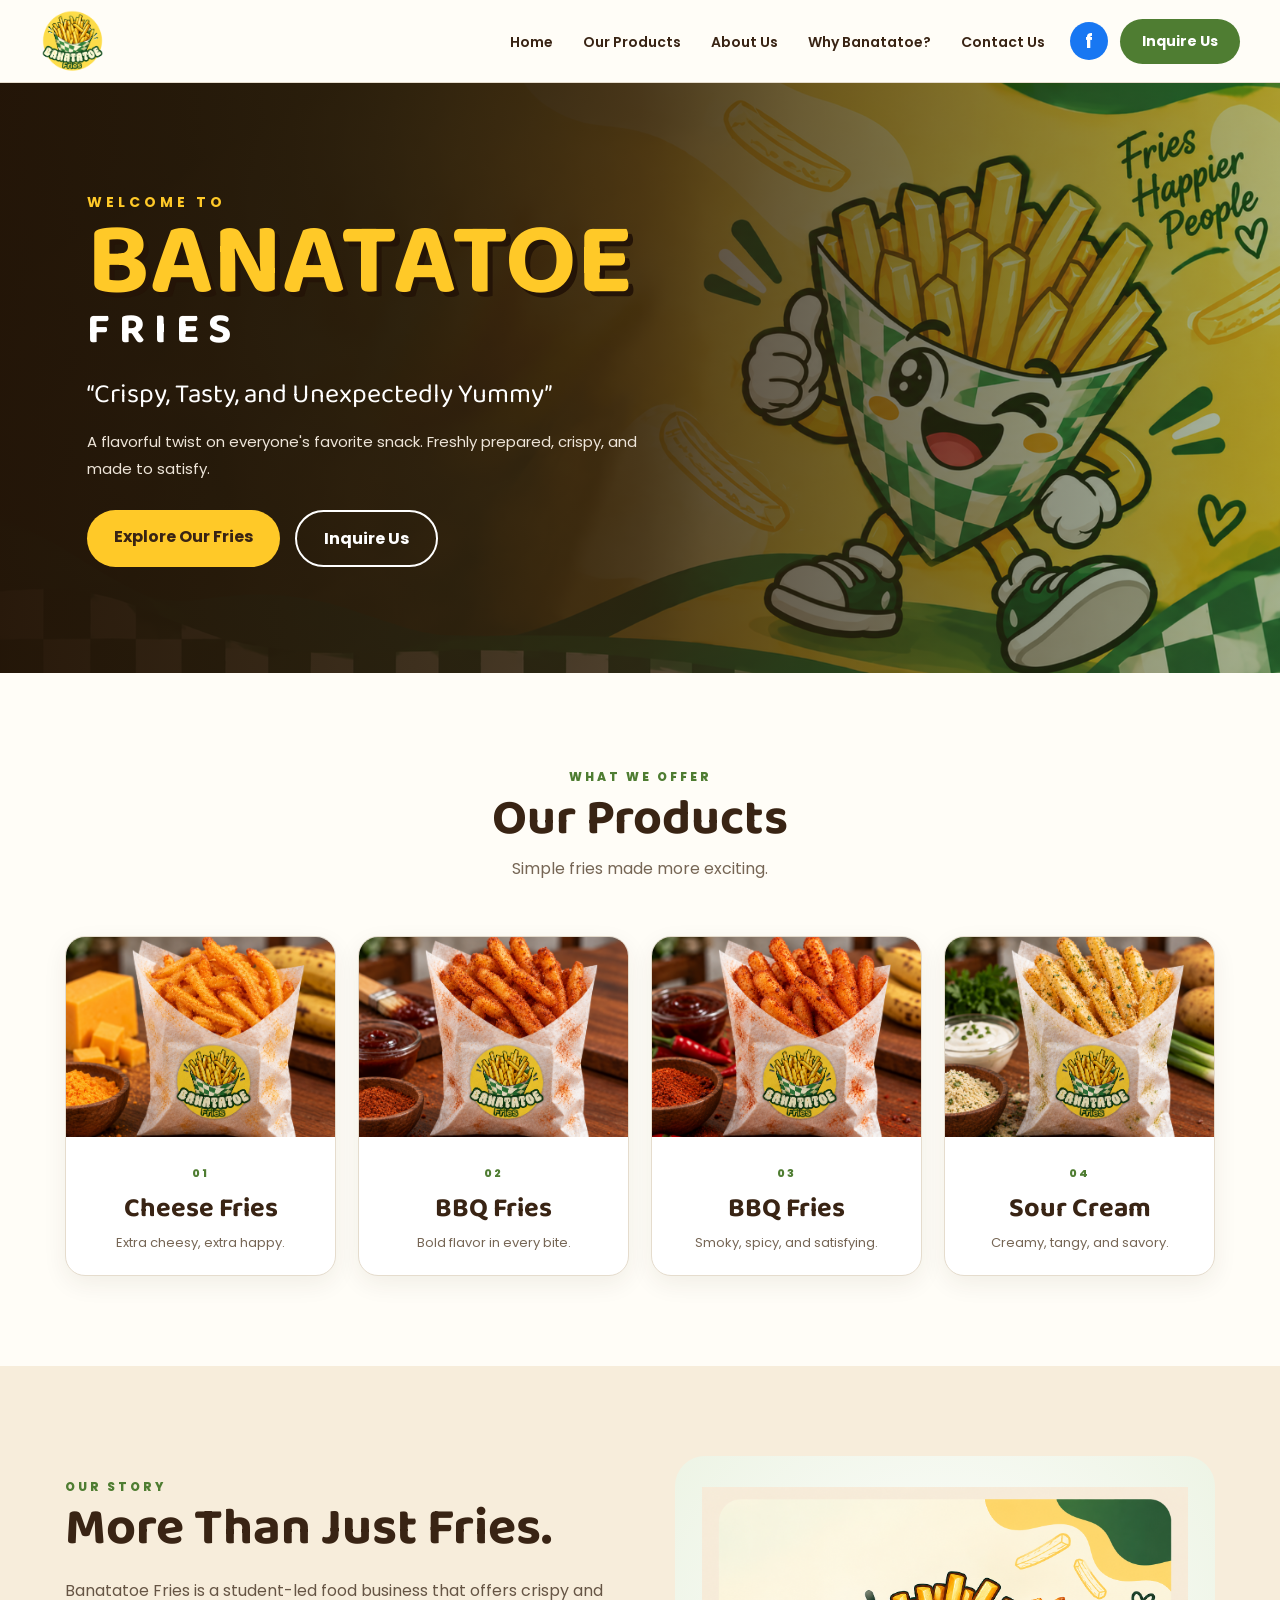
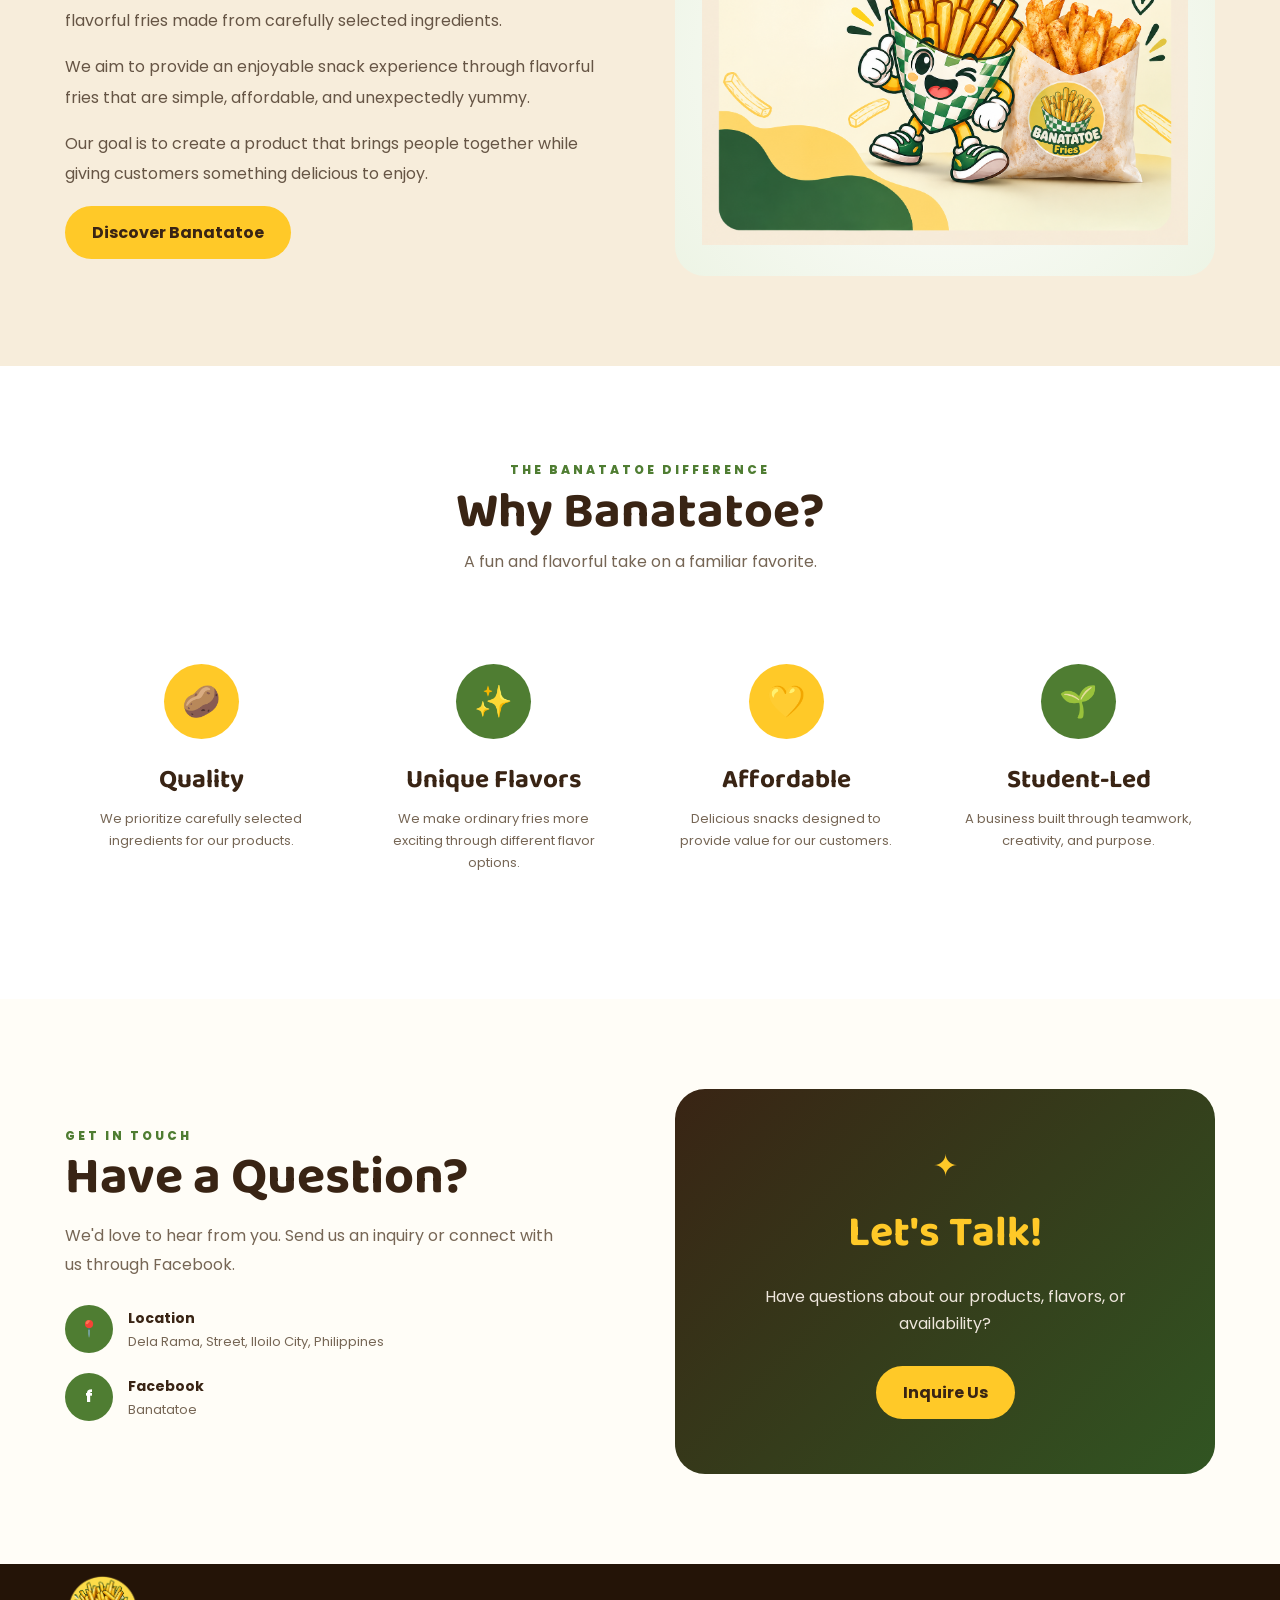
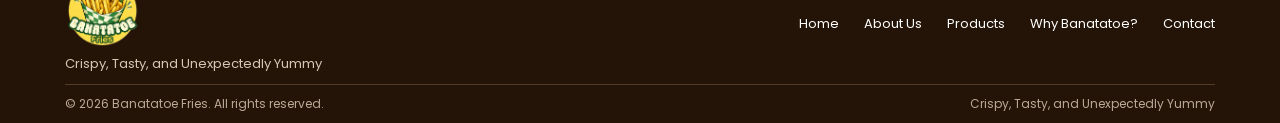
<file: index.html>
<!DOCTYPE html>
<html lang="en">
<head>
    <meta charset="UTF-8">
    <meta name="viewport" content="width=device-width, initial-scale=1.0">

    <title>Banatatoe Fries | Crispy, Tasty, and Unexpectedly Yummy</title>

    <!-- Google Fonts -->
    <link rel="preconnect" href="https://fonts.googleapis.com">
    <link rel="preconnect" href="https://fonts.gstatic.com" crossorigin>

    <link href="https://fonts.googleapis.com/css2?family=Baloo+2:wght@600;700;800&family=Poppins:wght@400;500;600;700&display=swap" rel="stylesheet">

    <!-- CSS -->
    <link rel="stylesheet" href="Banataoe-Fries.css">
</head>

<body>

<!-- =========================
     NAVIGATION
========================= -->

<header>
    <nav class="navbar">

        <!-- YOUR 1:1 LOGO -->
        <a href="#home" class="logo">
            <img src="logo.png" alt="Banatatoe Fries Logo">
        </a>

        <ul class="nav-links">
            <li><a href="#home">Home</a></li>
            <li><a href="#products">Our Products</a></li>
            <li><a href="#about">About Us</a></li>
            <li><a href="#why">Why Banatatoe?</a></li>
            <li><a href="#contact">Contact Us</a></li>
        </ul>

        <!-- FACEBOOK + INQUIRE -->
        <div class="header-actions">

            <a
                href="https://www.facebook.com/share/19Fsigk7hw/"
                class="facebook"
                aria-label="Facebook"
            >
                f
            </a>

            <a
                href="#contact"
                class="inquire-btn"
            >
                Inquire Us
            </a>

        </div>

    </nav>
</header>


<!-- =========================
     HERO
========================= -->

<section class="hero" id="home" style="background-image: url('background.png');"   >

    <div class="hero-overlay"></div>

    <div class="hero-content">

        <div class="hero-text">

            <span class="hero-small">
                WELCOME TO
            </span>

            <h1>
                BANATATOE
                <span>FRIES</span>
            </h1>

            <p class="tagline">
                “Crispy, Tasty, and Unexpectedly Yummy”
            </p>

            <p class="hero-description">
                A flavorful twist on everyone's favorite snack.
                Freshly prepared, crispy, and made to satisfy.
            </p>

            <div class="hero-buttons">

                <a
                    href="#products"
                    class="btn btn-primary"
                >
                    Explore Our Fries
                </a>

                <a
                    href="#contact"
                    class="btn btn-secondary"
                >
                    Inquire Us
                </a>

            </div>

        </div>

    </div>

</section>


<!-- =========================
     PRODUCTS
========================= -->

<section class="products" id="products">

    <div class="container">

        <div class="section-title">

            <span class="section-label">
                WHAT WE OFFER
            </span>

            <h2>Our Products</h2>

            <p>
                Simple fries made more exciting.
            </p>

        </div>


        <div class="product-grid">

            <!-- CLASSIC -->
            <div class="product-card">

                <div class="product-image">
                    <img
                        src="cheese.png"
                        alt="Classic Fries"
                    >
                </div>

                <div class="product-info">

                    <span class="product-number">
                        01
                    </span>

                    <h3>Cheese Fries</h3>

                    <p>
                        Extra cheesy, extra happy.
                    </p>

                </div>

            </div>


            <!-- BBQ -->
            <div class="product-card">

                <div class="product-image">
                    <img
                        src="bbq.png"
                        alt="BBQ Fries"
                    >
                </div>

                <div class="product-info">

                    <span class="product-number">
                        02
                    </span>

                    <h3>BBQ Fries</h3>

                    <p>
                        Bold flavor in every bite.
                    </p>

                </div>

            </div>


            <!-- CHILI BBQ -->
            <div class="product-card">

                <div class="product-image">
                    <img
                        src="chilibbq.png"
                        alt="Chili BBQ Fries"
                    >
                </div>

                <div class="product-info">

                    <span class="product-number">
                        03
                    </span>

                    <h3>BBQ Fries</h3>

                    <p>
                        Smoky, spicy, and satisfying.
                    </p>

                </div>

            </div>


            <!-- SOUR CREAM -->
            <div class="product-card">

                <div class="product-image">
                    <img
                        src="sourcream.png"
                        alt="Sourr Cream Fries"
                    >
                </div>

                <div class="product-info">

                    <span class="product-number">
                        04
                    </span>

                    <h3>Sour Cream</h3>

                    <p>
                        Creamy, tangy, and savory.
                    </p>

                </div>

            </div>

        </div>

    </div>

</section>


<!-- =========================
     ABOUT
========================= -->

<section class="about" id="about">

    <div class="container">

        <div class="about-grid">

            <div class="about-text">

                <span class="section-label">
                    OUR STORY
                </span>

                <h2>
                    More Than Just Fries.
                </h2>

                <p>
                    Banatatoe Fries is a student-led food business
                    that offers crispy and flavorful fries made from
                    carefully selected ingredients.
                </p>

                <p>
                    We aim to provide an enjoyable snack experience
                    through flavorful fries that are simple,
                    affordable, and unexpectedly yummy.
                </p>

                <p>
                    Our goal is to create a product that brings
                    people together while giving customers something
                    delicious to enjoy.
                </p>

                <a
                    href="#why"
                    class="btn btn-primary"
                >
                    Discover Banatatoe
                </a>

            </div>


            <div class="about-image">

                <!-- YOUR MASCOT -->
                <img
                    src="sideheader.png"
                    alt="Banatatoe Fries Mascot"
                >

            </div>

        </div>

    </div>

</section>


<!-- =========================
     WHY BANATATOE
========================= -->

<section class="why" id="why">

    <div class="container">

        <div class="section-title">

            <span class="section-label">
                THE BANATATOE DIFFERENCE
            </span>

            <h2>
                Why Banatatoe?
            </h2>

            <p>
                A fun and flavorful take on a familiar favorite.
            </p>

        </div>


        <div class="why-grid">

            <!-- QUALITY -->
            <div class="why-card">

                <div class="why-icon">
                    🥔
                </div>

                <h3>
                    Quality
                </h3>

                <p>
                    We prioritize carefully selected
                    ingredients for our products.
                </p>

            </div>


            <!-- FLAVORS -->
            <div class="why-card">

                <div class="why-icon">
                    ✨
                </div>

                <h3>
                    Unique Flavors
                </h3>

                <p>
                    We make ordinary fries more exciting
                    through different flavor options.
                </p>

            </div>


            <!-- AFFORDABLE -->
            <div class="why-card">

                <div class="why-icon">
                    💛
                </div>

                <h3>
                    Affordable
                </h3>

                <p>
                    Delicious snacks designed to provide
                    value for our customers.
                </p>

            </div>


            <!-- STUDENT -->
            <div class="why-card">

                <div class="why-icon">
                    🌱
                </div>

                <h3>
                    Student-Led
                </h3>

                <p>
                    A business built through teamwork,
                    creativity, and purpose.
                </p>

            </div>

        </div>

    </div>

</section>


<!-- =========================
     CONTACT
========================= -->

<section class="contact" id="contact">

    <div class="container">

        <div class="contact-grid">

            <div class="contact-info">

                <span class="section-label">
                    GET IN TOUCH
                </span>

                <h2>
                    Have a Question?
                </h2>

                <p class="contact-intro">
                    We'd love to hear from you.
                    Send us an inquiry or connect with
                    us through Facebook.
                </p>


                <div class="contact-item">

                    <div class="contact-icon">
                        📍
                    </div>

                    <div>
                        <strong>
                            Location
                        </strong>

                        <p>
                            Dela Rama, Street, Iloilo City, Philippines
                        </p>
                    </div>

                </div>


                <div class="contact-item">

                    <div class="contact-icon">
                        f
                    </div>

                    <div>
                        <strong>
                            Facebook
                        </strong>

                        <p>
                            Banatatoe
                        </p>
                    </div>

                </div>

            </div>


            <!-- INQUIRY CARD -->

            <div class="contact-message">

                <div class="contact-decoration">
                    ✦
                </div>

                <h3>
                    Let's Talk!
                </h3>

                <p>
                    Have questions about our products,
                    flavors, or availability?
                </p>

                <a
                    href="https://www.facebook.com/share/19Fsigk7hw/"
                    class="btn btn-primary"
                >
                    Inquire Us
                </a>

            </div>

        </div>

    </div>

</section>


<!-- =========================
     FOOTER
========================= -->

<footer>

    <div class="footer-container">

        <div class="footer-top">

            <div class="footer-brand">

                <!-- SMALL LOGO -->
                <img
                    src="logo.png"
                    alt="Banatatoe Fries"
                >

                <p>
                    Crispy, Tasty, and Unexpectedly Yummy
                </p>

            </div>


            <div class="footer-links">

                <a href="#home">
                    Home
                </a>

                <a href="#about">
                    About Us
                </a>

                <a href="#products">
                    Products
                </a>

                <a href="#why">
                    Why Banatatoe?
                </a>

                <a href="#contact">
                    Contact
                </a>

            </div>

        </div>


        <div class="footer-bottom">

            <p>
                © 2026 Banatatoe Fries. All rights reserved.
            </p>

            <p>
                Crispy, Tasty, and Unexpectedly Yummy
            </p>

        </div>

    </div>

</footer>


</body>
</html>
</file>
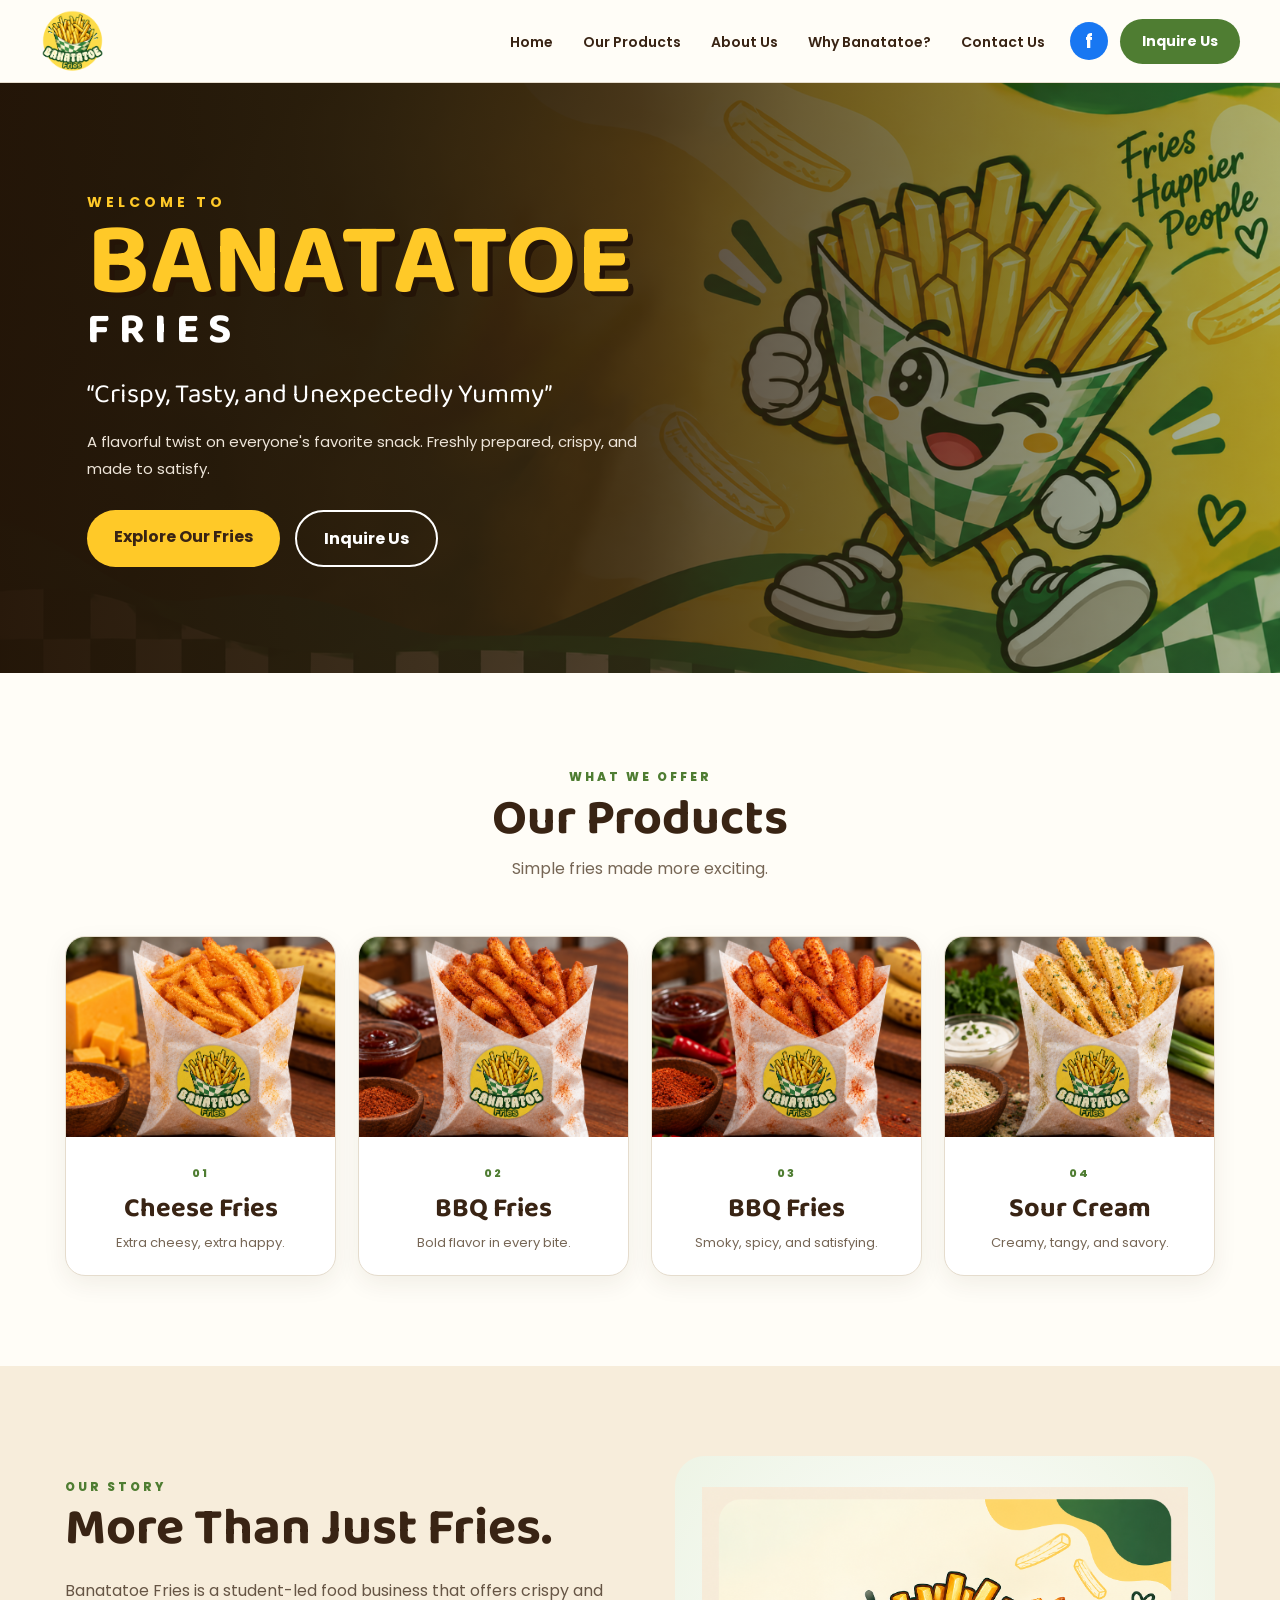
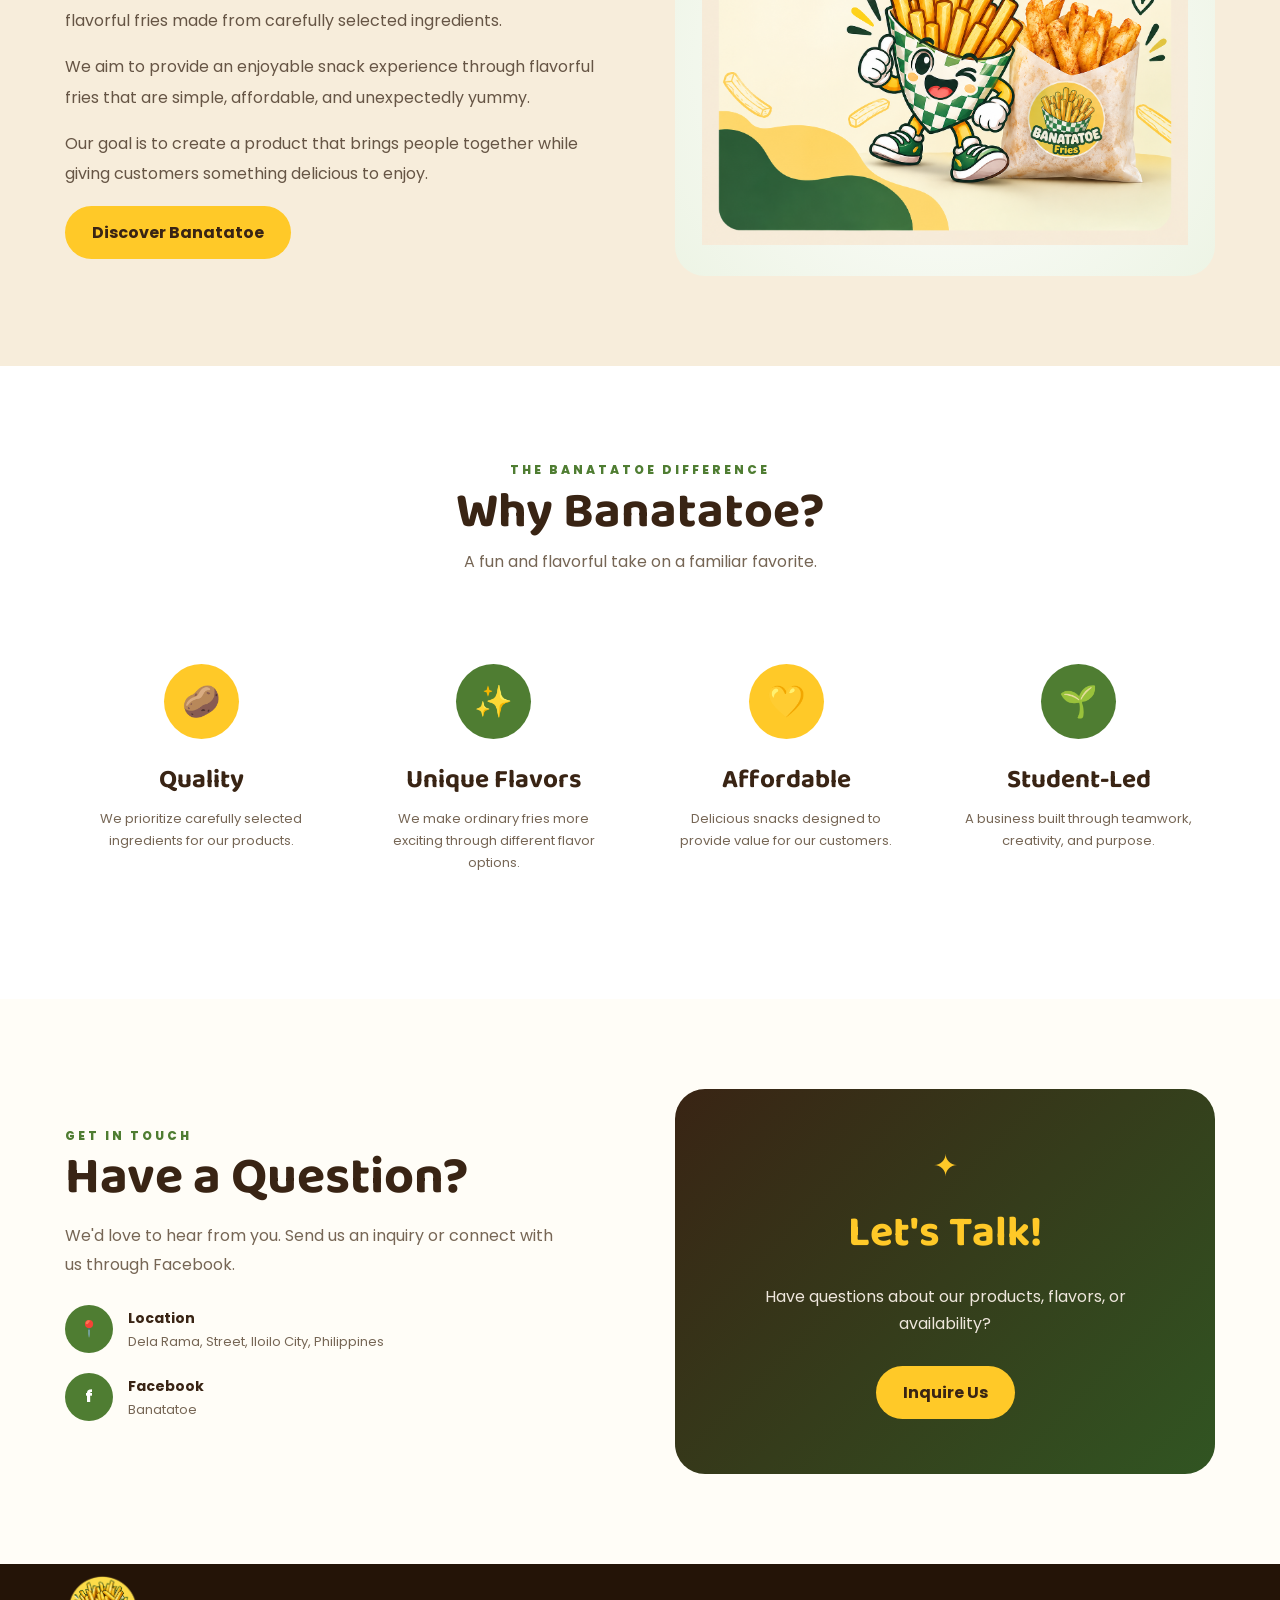
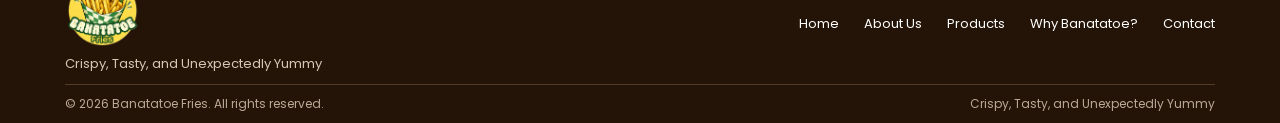
<file: Banataoe-Fries.html>
<!DOCTYPE html>
<html lang="en">
<head>
    <meta charset="UTF-8">
    <meta name="viewport" content="width=device-width, initial-scale=1.0">

    <title>Banatatoe Fries | Crispy, Tasty, and Unexpectedly Yummy</title>

    <!-- Google Fonts -->
    <link rel="preconnect" href="https://fonts.googleapis.com">
    <link rel="preconnect" href="https://fonts.gstatic.com" crossorigin>

    <link href="https://fonts.googleapis.com/css2?family=Baloo+2:wght@600;700;800&family=Poppins:wght@400;500;600;700&display=swap" rel="stylesheet">

    <!-- CSS -->
    <link rel="stylesheet" href="Banataoe-Fries.css">
</head>

<body>

<!-- =========================
     NAVIGATION
========================= -->

<header>
    <nav class="navbar">

        <!-- YOUR 1:1 LOGO -->
        <a href="#home" class="logo">
            <img src="logo.png" alt="Banatatoe Fries Logo">
        </a>

        <ul class="nav-links">
            <li><a href="#home">Home</a></li>
            <li><a href="#products">Our Products</a></li>
            <li><a href="#about">About Us</a></li>
            <li><a href="#why">Why Banatatoe?</a></li>
            <li><a href="#contact">Contact Us</a></li>
        </ul>

        <!-- FACEBOOK + INQUIRE -->
        <div class="header-actions">

            <a
                href="https://www.facebook.com/share/19Fsigk7hw/"
                class="facebook"
                aria-label="Facebook"
            >
                f
            </a>

            <a
                href="#contact"
                class="inquire-btn"
            >
                Inquire Us
            </a>

        </div>

    </nav>
</header>


<!-- =========================
     HERO
========================= -->

<section class="hero" id="home" style="background-image: url('background.png');"   >

    <div class="hero-overlay"></div>

    <div class="hero-content">

        <div class="hero-text">

            <span class="hero-small">
                WELCOME TO
            </span>

            <h1>
                BANATATOE
                <span>FRIES</span>
            </h1>

            <p class="tagline">
                “Crispy, Tasty, and Unexpectedly Yummy”
            </p>

            <p class="hero-description">
                A flavorful twist on everyone's favorite snack.
                Freshly prepared, crispy, and made to satisfy.
            </p>

            <div class="hero-buttons">

                <a
                    href="#products"
                    class="btn btn-primary"
                >
                    Explore Our Fries
                </a>

                <a
                    href="#contact"
                    class="btn btn-secondary"
                >
                    Inquire Us
                </a>

            </div>

        </div>

    </div>

</section>


<!-- =========================
     PRODUCTS
========================= -->

<section class="products" id="products">

    <div class="container">

        <div class="section-title">

            <span class="section-label">
                WHAT WE OFFER
            </span>

            <h2>Our Products</h2>

            <p>
                Simple fries made more exciting.
            </p>

        </div>


        <div class="product-grid">

            <!-- CLASSIC -->
            <div class="product-card">

                <div class="product-image">
                    <img
                        src="cheese.png"
                        alt="Classic Fries"
                    >
                </div>

                <div class="product-info">

                    <span class="product-number">
                        01
                    </span>

                    <h3>Cheese Fries</h3>

                    <p>
                        Extra cheesy, extra happy.
                    </p>

                </div>

            </div>


            <!-- BBQ -->
            <div class="product-card">

                <div class="product-image">
                    <img
                        src="bbq.png"
                        alt="BBQ Fries"
                    >
                </div>

                <div class="product-info">

                    <span class="product-number">
                        02
                    </span>

                    <h3>BBQ Fries</h3>

                    <p>
                        Bold flavor in every bite.
                    </p>

                </div>

            </div>


            <!-- CHILI BBQ -->
            <div class="product-card">

                <div class="product-image">
                    <img
                        src="chilibbq.png"
                        alt="Chili BBQ Fries"
                    >
                </div>

                <div class="product-info">

                    <span class="product-number">
                        03
                    </span>

                    <h3>BBQ Fries</h3>

                    <p>
                        Smoky, spicy, and satisfying.
                    </p>

                </div>

            </div>


            <!-- SOUR CREAM -->
            <div class="product-card">

                <div class="product-image">
                    <img
                        src="sourcream.png"
                        alt="Sourr Cream Fries"
                    >
                </div>

                <div class="product-info">

                    <span class="product-number">
                        04
                    </span>

                    <h3>Sour Cream</h3>

                    <p>
                        Creamy, tangy, and savory.
                    </p>

                </div>

            </div>

        </div>

    </div>

</section>


<!-- =========================
     ABOUT
========================= -->

<section class="about" id="about">

    <div class="container">

        <div class="about-grid">

            <div class="about-text">

                <span class="section-label">
                    OUR STORY
                </span>

                <h2>
                    More Than Just Fries.
                </h2>

                <p>
                    Banatatoe Fries is a student-led food business
                    that offers crispy and flavorful fries made from
                    carefully selected ingredients.
                </p>

                <p>
                    We aim to provide an enjoyable snack experience
                    through flavorful fries that are simple,
                    affordable, and unexpectedly yummy.
                </p>

                <p>
                    Our goal is to create a product that brings
                    people together while giving customers something
                    delicious to enjoy.
                </p>

                <a
                    href="#why"
                    class="btn btn-primary"
                >
                    Discover Banatatoe
                </a>

            </div>


            <div class="about-image">

                <!-- YOUR MASCOT -->
                <img
                    src="sideheader.png"
                    alt="Banatatoe Fries Mascot"
                >

            </div>

        </div>

    </div>

</section>


<!-- =========================
     WHY BANATATOE
========================= -->

<section class="why" id="why">

    <div class="container">

        <div class="section-title">

            <span class="section-label">
                THE BANATATOE DIFFERENCE
            </span>

            <h2>
                Why Banatatoe?
            </h2>

            <p>
                A fun and flavorful take on a familiar favorite.
            </p>

        </div>


        <div class="why-grid">

            <!-- QUALITY -->
            <div class="why-card">

                <div class="why-icon">
                    🥔
                </div>

                <h3>
                    Quality
                </h3>

                <p>
                    We prioritize carefully selected
                    ingredients for our products.
                </p>

            </div>


            <!-- FLAVORS -->
            <div class="why-card">

                <div class="why-icon">
                    ✨
                </div>

                <h3>
                    Unique Flavors
                </h3>

                <p>
                    We make ordinary fries more exciting
                    through different flavor options.
                </p>

            </div>


            <!-- AFFORDABLE -->
            <div class="why-card">

                <div class="why-icon">
                    💛
                </div>

                <h3>
                    Affordable
                </h3>

                <p>
                    Delicious snacks designed to provide
                    value for our customers.
                </p>

            </div>


            <!-- STUDENT -->
            <div class="why-card">

                <div class="why-icon">
                    🌱
                </div>

                <h3>
                    Student-Led
                </h3>

                <p>
                    A business built through teamwork,
                    creativity, and purpose.
                </p>

            </div>

        </div>

    </div>

</section>


<!-- =========================
     CONTACT
========================= -->

<section class="contact" id="contact">

    <div class="container">

        <div class="contact-grid">

            <div class="contact-info">

                <span class="section-label">
                    GET IN TOUCH
                </span>

                <h2>
                    Have a Question?
                </h2>

                <p class="contact-intro">
                    We'd love to hear from you.
                    Send us an inquiry or connect with
                    us through Facebook.
                </p>


                <div class="contact-item">

                    <div class="contact-icon">
                        📍
                    </div>

                    <div>
                        <strong>
                            Location
                        </strong>

                        <p>
                            Dela Rama, Street, Iloilo City, Philippines
                        </p>
                    </div>

                </div>


                <div class="contact-item">

                    <div class="contact-icon">
                        f
                    </div>

                    <div>
                        <strong>
                            Facebook
                        </strong>

                        <p>
                            Banatatoe
                        </p>
                    </div>

                </div>

            </div>


            <!-- INQUIRY CARD -->

            <div class="contact-message">

                <div class="contact-decoration">
                    ✦
                </div>

                <h3>
                    Let's Talk!
                </h3>

                <p>
                    Have questions about our products,
                    flavors, or availability?
                </p>

                <a
                    href="https://www.facebook.com/share/19Fsigk7hw/"
                    class="btn btn-primary"
                >
                    Inquire Us
                </a>

            </div>

        </div>

    </div>

</section>


<!-- =========================
     FOOTER
========================= -->

<footer>

    <div class="footer-container">

        <div class="footer-top">

            <div class="footer-brand">

                <!-- SMALL LOGO -->
                <img
                    src="logo.png"
                    alt="Banatatoe Fries"
                >

                <p>
                    Crispy, Tasty, and Unexpectedly Yummy
                </p>

            </div>


            <div class="footer-links">

                <a href="#home">
                    Home
                </a>

                <a href="#about">
                    About Us
                </a>

                <a href="#products">
                    Products
                </a>

                <a href="#why">
                    Why Banatatoe?
                </a>

                <a href="#contact">
                    Contact
                </a>

            </div>

        </div>


        <div class="footer-bottom">

            <p>
                © 2026 Banatatoe Fries. All rights reserved.
            </p>

            <p>
                Crispy, Tasty, and Unexpectedly Yummy
            </p>

        </div>

    </div>

</footer>


</body>
</html>
</file>
<file: Banataoe-Fries.css>
/* =========================
   COLOR VARIABLES
========================= */

:root {
    --yellow: #ffc928;
    --yellow-dark: #e5a900;

    --green: #4f7d32;
    --green-dark: #315522;
    --green-light: #eaf1df;

    --brown: #392414;
    --brown-dark: #241407;

    --cream: #fffdf7;
    --cream-dark: #f7eddb;

    --text-light: #766655;

    --border: #e5dccd;
}


/* =========================
   GENERAL
========================= */

* {
    margin: 0;
    padding: 0;
    box-sizing: border-box;
    scroll-behavior: smooth;
}

body {
    font-family: "Poppins", sans-serif;

    background: var(--cream);
    color: var(--brown);
}

section {
    padding: 90px 25px;
}

.container {
    max-width: 1150px;
    margin: auto;
}


/* =========================
   NAVIGATION
========================= */

header {
    position: sticky;
    top: 0;
    z-index: 1000;

    background: rgba(255, 253, 247, .97);

    border-bottom: 1px solid var(--border);
}

.navbar {
    max-width: 1250px;
    height: 82px;

    margin: auto;
    padding: 0 25px;

    display: flex;
    align-items: center;
    justify-content: space-between;

    gap: 25px;
}


/* =========================
   LOGO
========================= */

/*
    Your logo is 1:1.

    The width and height are equal,
    so the logo will NOT be stretched.
*/

.logo {
    width: 65px;
    height: 65px;

    display: flex;
    align-items: center;
    justify-content: center;

    flex-shrink: 0;

    text-decoration: none;
}

.logo img {
    width: 100%;
    height: 100%;

    object-fit: contain;

    display: block;
}


/* =========================
   NAV LINKS
========================= */

.nav-links {
    display: flex;

    align-items: center;

    gap: 30px;

    list-style: none;

    margin-left: auto;
}

.nav-links a {
    position: relative;

    color: var(--brown);

    text-decoration: none;

    font-size: 14px;
    font-weight: 600;

    transition: .3s;
}

.nav-links a::after {
    content: "";

    position: absolute;

    left: 0;
    bottom: -7px;

    width: 0;
    height: 3px;

    background: var(--green);

    border-radius: 10px;

    transition: .3s;
}

.nav-links a:hover {
    color: var(--green);
}

.nav-links a:hover::after {
    width: 100%;
}


/* =========================
   HEADER ACTIONS
========================= */

.header-actions {
    display: flex;

    align-items: center;

    gap: 12px;

    flex-shrink: 0;
}


/* FACEBOOK */

.facebook {
    width: 38px;
    height: 38px;

    display: flex;
    align-items: center;
    justify-content: center;

    border-radius: 50%;

    background: #1877f2;

    color: white;

    text-decoration: none;

    font-size: 19px;
    font-weight: 700;

    transition: .3s;
}

.facebook:hover {
    transform: translateY(-2px);
}


/* INQUIRE BUTTON */

.inquire-btn {
    padding: 12px 22px;

    border-radius: 30px;

    background: var(--green);

    color: white;

    text-decoration: none;

    font-size: 14px;
    font-weight: 700;

    transition: .3s;
}

.inquire-btn:hover {
    background: var(--green-dark);

    transform: translateY(-2px);
}


/* =========================
   HERO
========================= */

.hero {
    position: relative;

    min-height: 590px;

    display: flex;
    align-items: center;

    background:
        url("images/fries.jpg")
        center / cover;
}


/* HERO OVERLAY */

.hero-overlay {
    position: absolute;

    inset: 0;

    background:
        linear-gradient(
            90deg,
            rgba(36,20,7,.96),
            rgba(47,30,13,.82),
            rgba(49,85,34,.40)
        );
}


/* HERO CONTENT */

.hero-content {
    position: relative;
    z-index: 2;

    width: 1250px;
    max-width: 90%;

    margin: auto;
}

.hero-text {
    max-width: 700px;

    color: white;
}


/* SMALL TITLE */

.hero-small {
    display: inline-block;

    margin-bottom: 12px;

    color: var(--yellow);

    font-size: 14px;

    font-weight: 700;

    letter-spacing: 4px;
}


/* HERO TITLE */

.hero-text h1 {
    font-family: "Baloo 2", cursive;

    font-size: clamp(60px, 8vw, 105px);

    line-height: .75;

    color: var(--yellow);

    text-shadow:
        5px 5px 0 var(--brown-dark);

    margin-bottom: 25px;
}

.hero-text h1 span {
    display: block;

    margin-top: 13px;

    color: white;

    font-size: .42em;

    letter-spacing: 9px;

    text-shadow: none;
}


/* TAGLINE */

.tagline {
    font-family: "Baloo 2", cursive;

    color: white;

    font-size: 27px;

    margin-bottom: 12px;
}


/* HERO DESCRIPTION */

.hero-description {
    max-width: 570px;

    color: #eee5d9;

    line-height: 1.8;

    font-size: 15px;

    margin-bottom: 28px;
}


/* HERO BUTTONS */

.hero-buttons {
    display: flex;

    gap: 15px;

    flex-wrap: wrap;
}


/* =========================
   BUTTONS
========================= */

.btn {
    display: inline-block;

    padding: 14px 27px;

    border-radius: 30px;

    text-decoration: none;

    font-weight: 700;

    transition: .3s;
}

.btn-primary {
    background: var(--yellow);

    color: var(--brown);
}

.btn-primary:hover {
    background: #eeb400;

    transform: translateY(-3px);
}

.btn-secondary {
    border: 2px solid white;

    color: white;
}

.btn-secondary:hover {
    background: white;

    color: var(--green-dark);

    transform: translateY(-3px);
}


/* =========================
   SECTION TITLES
========================= */

.section-title {
    text-align: center;

    margin-bottom: 55px;
}

.section-label {
    display: inline-block;

    margin-bottom: 8px;

    color: var(--green);

    font-size: 12px;

    font-weight: 800;

    letter-spacing: 3px;
}

.section-title h2 {
    font-family: "Baloo 2", cursive;

    font-size: 50px;

    line-height: 1;

    color: var(--brown);
}

.section-title p {
    margin-top: 12px;

    color: var(--text-light);
}


/* =========================
   PRODUCTS
========================= */

.products {
    background: var(--cream);
}

.product-grid {
    display: grid;

    grid-template-columns:
        repeat(4, 1fr);

    gap: 22px;
}

.product-card {
    overflow: hidden;

    background: white;

    border-radius: 20px;

    border: 1px solid var(--border);

    box-shadow:
        0 8px 25px rgba(62,39,17,.07);

    transition: .3s;
}

.product-card:hover {
    transform: translateY(-8px);

    border-color: var(--green);

    box-shadow:
        0 15px 35px rgba(49,85,34,.13);
}


/* PRODUCT IMAGE */

.product-image {
    height: 200px;

    background: var(--green-light);

    overflow: hidden;
}

.product-image img {
    width: 100%;
    height: 100%;

    object-fit: cover;

    display: block;

    transition: .4s;
}

.product-card:hover img {
    transform: scale(1.06);
}


/* PRODUCT INFO */

.product-info {
    position: relative;

    padding: 22px;

    text-align: center;
}

.product-number {
    color: var(--green);

    font-size: 11px;

    font-weight: 800;

    letter-spacing: 2px;
}

.product-info h3 {
    font-family: "Baloo 2", cursive;

    font-size: 27px;

    margin-top: 3px;
}

.product-info p {
    color: var(--text-light);

    font-size: 13px;

    margin-top: 3px;
}


/* =========================
   ABOUT
========================= */

.about {
    background: var(--cream-dark);
}

.about-grid {
    display: grid;

    grid-template-columns:
        1fr 1fr;

    gap: 70px;

    align-items: center;
}

.about-text h2 {
    font-family: "Baloo 2", cursive;

    font-size: 52px;

    line-height: .95;

    margin-bottom: 22px;
}

.about-text p {
    color: #665545;

    line-height: 1.9;

    margin-bottom: 16px;
}


/* MASCOT */

.about-image {
    min-height: 420px;

    display: flex;
    align-items: center;
    justify-content: center;

    border-radius: 30px;

    background:
        radial-gradient(
            circle,
            #ffffff 0%,
            #edf4e5 100%
        );

    overflow: hidden;
}

.about-image img {
    width: 90%;
    height: 90%;

    max-height: 390px;

    object-fit: contain;

    transition: .4s;
}

.about-image:hover img {
    transform: scale(1.04);
}


/* =========================
   WHY BANATATOE
========================= */

.why {
    background: white;
}

.why-grid {
    display: grid;

    grid-template-columns:
        repeat(4, 1fr);

    gap: 20px;
}

.why-card {
    padding: 35px 20px;

    text-align: center;

    border-radius: 20px;

    transition: .3s;
}

.why-card:hover {
    background: var(--green-light);

    transform: translateY(-5px);
}


/* ICON */

.why-icon {
    width: 75px;
    height: 75px;

    margin: auto auto 20px;

    display: flex;
    align-items: center;
    justify-content: center;

    border-radius: 50%;

    background: var(--yellow);

    font-size: 31px;
}

.why-card:nth-child(even) .why-icon {
    background: var(--green);

}

.why-card h3 {
    font-family: "Baloo 2", cursive;

    font-size: 26px;

    margin-bottom: 7px;
}

.why-card p {
    color: var(--text-light);

    font-size: 13px;

    line-height: 1.7;
}

/* =========================
   CONTACT
========================= */

.contact {
    background: var(--cream);
}

.contact-grid {
    display: grid;

    grid-template-columns:
        1fr 1fr;

    gap: 70px;

    align-items: center;
}

.contact-info h2 {
    font-family: "Baloo 2", cursive;

    font-size: 52px;

    line-height: .95;

    margin-bottom: 20px;
}

.contact-intro {
    max-width: 500px;

    color: var(--text-light);

    line-height: 1.8;

    margin-bottom: 25px;
}


/* CONTACT ITEMS */

.contact-item {
    display: flex;

    align-items: center;

    gap: 15px;

    margin: 20px 0;
}

.contact-icon {
    width: 48px;
    height: 48px;

    flex-shrink: 0;

    display: flex;
    align-items: center;
    justify-content: center;

    border-radius: 50%;

    background: var(--green);

    color: white;

    font-weight: 800;
}

.contact-item strong {
    font-size: 14px;
}

.contact-item p {
    color: var(--text-light);

    font-size: 13px;

    margin-top: 2px;
}


/* CONTACT CARD */

.contact-message {
    position: relative;

    overflow: hidden;

    padding: 55px;

    text-align: center;

    color: white;

    border-radius: 30px;

    background:
        linear-gradient(
            135deg,
            var(--brown),
            var(--green-dark)
        );
}

.contact-decoration {
    color: var(--yellow);

    font-size: 30px;

    margin-bottom: 10px;
}

.contact-message h3 {
    font-family: "Baloo 2", cursive;

    color: var(--yellow);

    font-size: 43px;
}

.contact-message p {
    max-width: 400px;

    margin: 15px auto 28px;

    color: #eee6dc;

    line-height: 1.7;
}


/* =========================
   FOOTER
========================= */

footer {
    background: var(--brown-dark);

    color: white;

    padding: 10px 10px 10px;
}

.footer-container {
    max-width: 1150px;

    margin: auto;
}

.footer-top {
    display: flex;

    align-items: center;
    justify-content: space-between;

    gap: 20px;

    padding-bottom: 10px;
}


/* FOOTER LOGO */

.footer-brand img {
    width: 75px;
    height: 75px;

    object-fit: contain;

    display: block;

    margin-bottom: 5px;
}

.footer-brand p {
    color: #d6c8b7;

    font-size: 13px;
}


/* FOOTER LINKS */

.footer-links {
    display: flex;

    gap: 25px;

    flex-wrap: wrap;

    justify-content: flex-end;
}

.footer-links a {
    color: white;

    text-decoration: none;

    font-size: 13px;

    transition: .3s;
}

.footer-links a:hover {
    color: var(--yellow);
}


/* FOOTER BOTTOM */

.footer-bottom {
    display: flex;

    justify-content: space-between;

    gap: 20px;

    padding-top: 10px;

    border-top: 1px solid #523b27;

    color: #bba998;

    font-size: 12px;
}


/* =========================
   TABLET
========================= */

@media (max-width: 1050px) {

    .nav-links {
        gap: 18px;
    }

    .nav-links a {
        font-size: 12px;
    }

    .product-grid {
        grid-template-columns:
            repeat(2, 1fr);
    }

    .why-grid {
        grid-template-columns:
            repeat(2, 1fr);
    }
}


/* =========================
   MOBILE
========================= */

@media (max-width: 800px) {

    .navbar {
        height: 75px;
    }

    .nav-links {
        display: none;
    }

    .logo {
        width: 58px;
        height: 58px;
    }

    .header-actions {
        margin-left: auto;
    }

    .about-grid,
    .contact-grid {
        grid-template-columns: 1fr;
    }

    .team-grid {
        grid-template-columns: 1fr;

        max-width: 400px;
    }

    .hero {
        min-height: 600px;
    }

    .hero-text {
        text-align: center;

        margin: auto;
    }

    .hero-buttons {
        justify-content: center;
    }

    .hero-description {
        margin-left: auto;
        margin-right: auto;
    }

    .footer-top {
        flex-direction: column;

        align-items: flex-start;
    }

    .footer-links {
        justify-content: flex-start;
    }
}


/* =========================
   SMALL MOBILE
========================= */

@media (max-width: 500px) {

    section {
        padding: 65px 20px;
    }

    .inquire-btn {
        padding: 10px 16px;

        font-size: 12px;
    }

    .facebook {
        width: 34px;
        height: 34px;
    }

    .hero-text h1 {
        font-size: 58px;
    }

    .tagline {
        font-size: 21px;
    }

    .section-title h2,
    .about-text h2,
    .contact-info h2 {
        font-size: 40px;
    }

    .product-grid,
    .why-grid {
        grid-template-columns: 1fr;
    }

    .contact-message {
        padding: 40px 25px;
    }

    .footer-bottom {
        flex-direction: column;
    }
}
</file>
